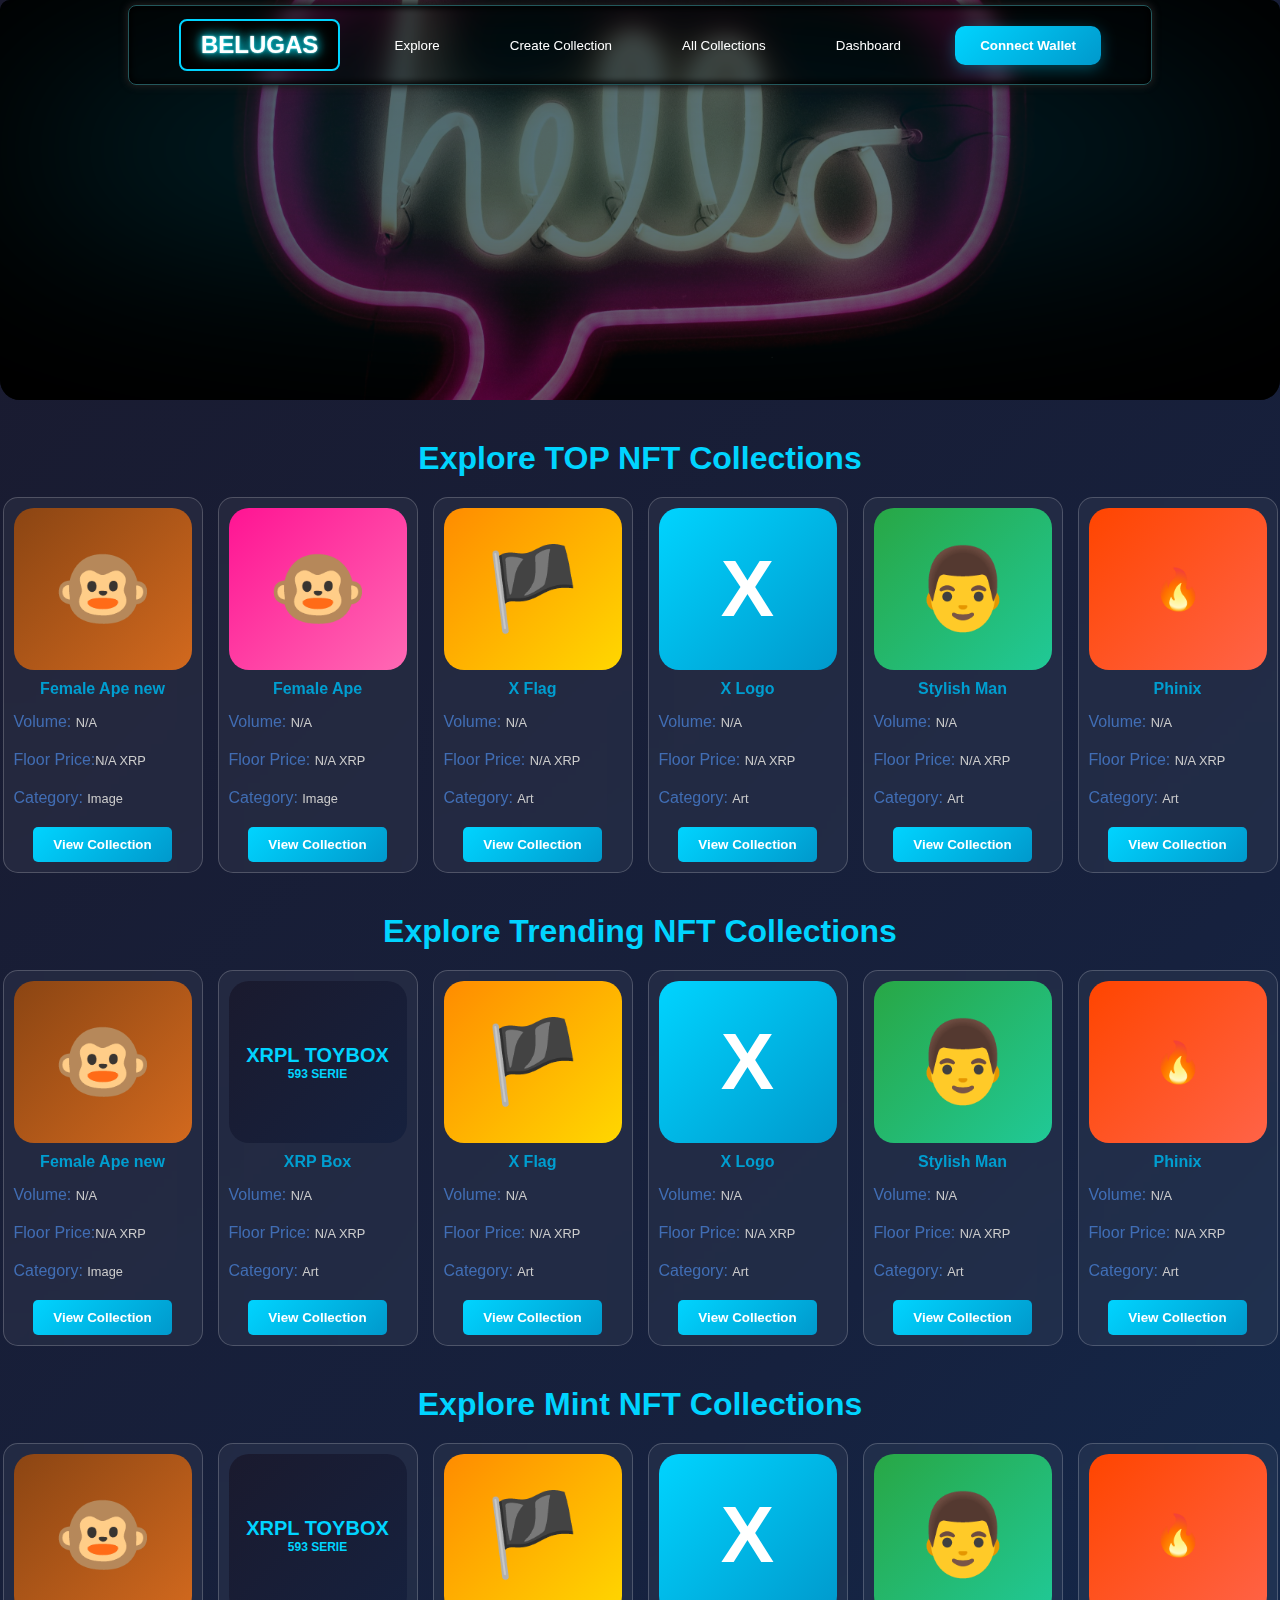
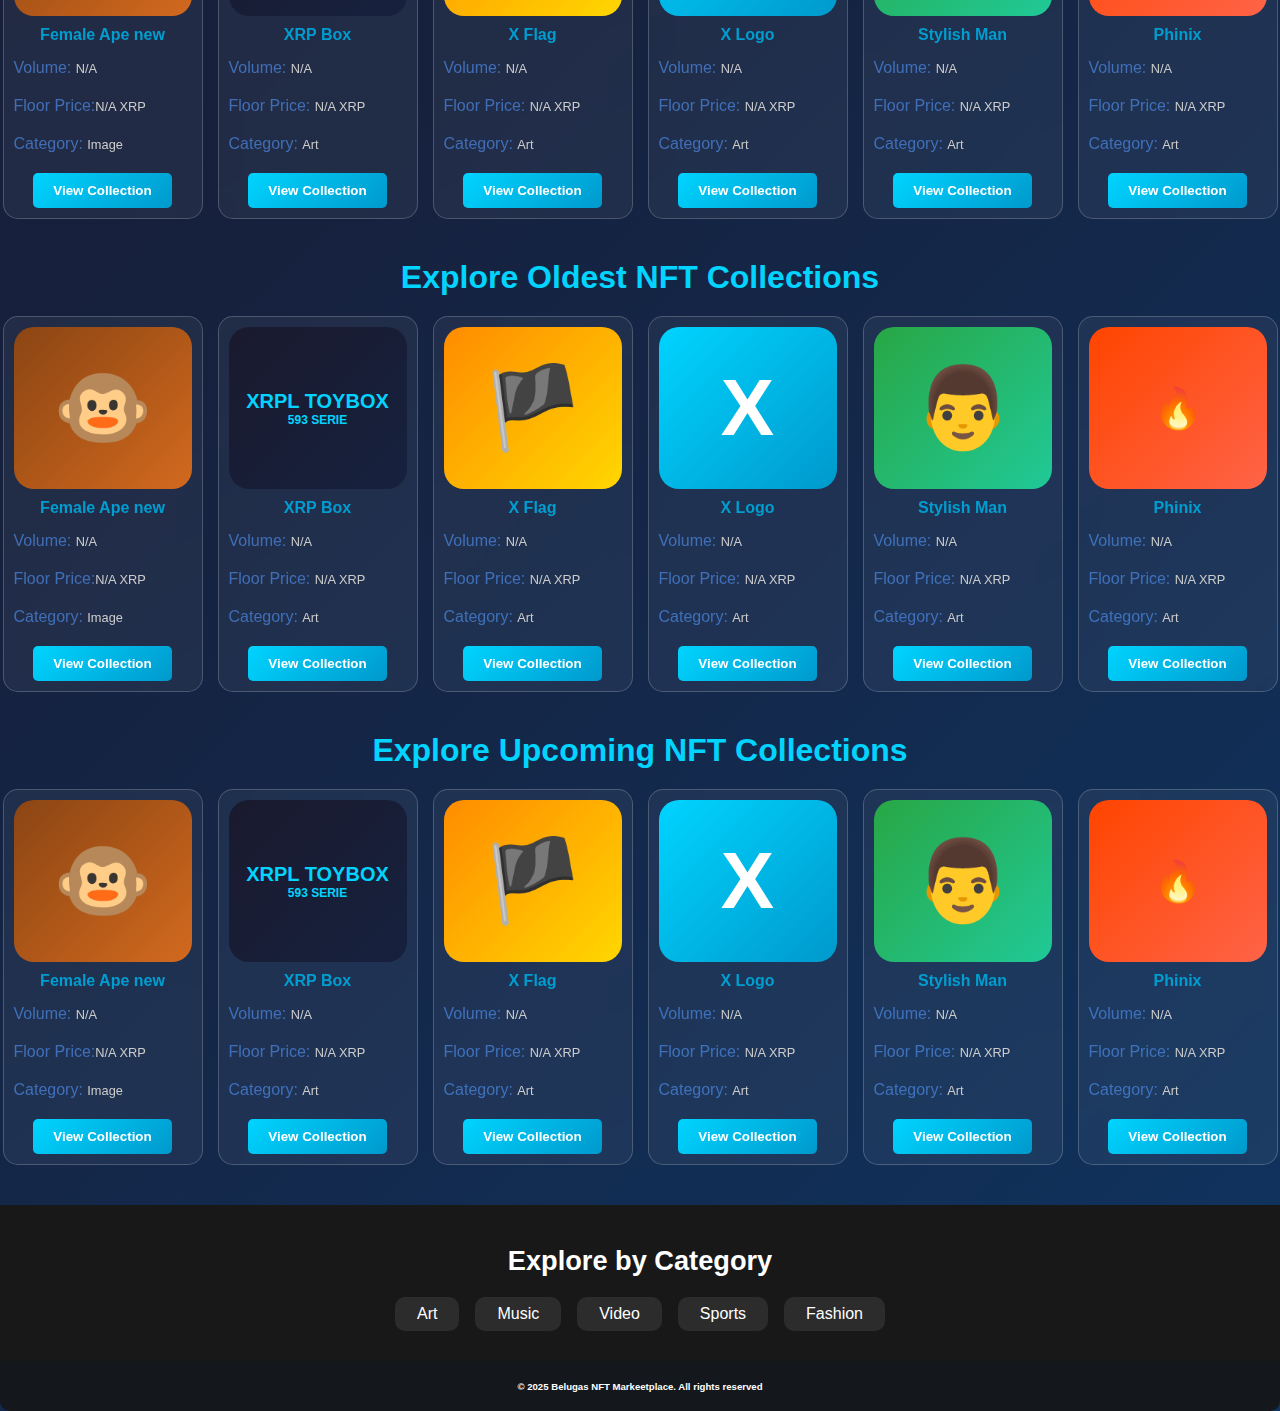
<file: index.html>
<!DOCTYPE html>
<html lang="en">
<head>
    <meta charset="UTF-8">
    <meta name="viewport" content="width=device-width, initial-scale=1.0">
    <title>BELUGAS - NFT Marketplace</title>
   <link rel="stylesheet" href="index.css">
</head>
<body>
    <!-- Navigation -->
    <nav class="navbar">
        <div class="logo"><a href="index.html" style="color:inherit;text-decoration:none;">BELUGAS</a></div>
        <ul class="nav-links">
            <li><a href="explore.html">Explore</a></li>
            <li><a href="create-collection.html">Create Collection</a></li>
            <li><a href="collections.html">All Collections</a></li>
            <li><a href="dashboard.html">Dashboard</a></li>
        </ul>
        <button class="connect-wallet">Connect Wallet</button>
    </nav>

  <!-- Hero Section -->
  <section class="hero" id="hero">
    
</section>

<script>
    let currentSlideIndex = 0;
    
    // Background images for carousel
    const backgroundImages = [
        'Asset/drew-beamer-3SIXZisims4-unsplash.jpg',
        'Asset/hiep-duong-Z0aBm6359Oo-unsplash.jpg',
        'Asset/millo-lin-IbngTBpNuMA-unsplash.jpg',
        'Asset/sandro-katalina-k1bO_VTiZSs-unsplash (1).jpg'
    ];

    function showSlide(index) {
        const hero = document.getElementById('hero');
        
        // Update background image
        hero.style.backgroundImage = `url('${backgroundImages[index]}')`;
        
        currentSlideIndex = index;
    }

    function nextSlide() {
        currentSlideIndex = (currentSlideIndex + 1) % backgroundImages.length;
        showSlide(currentSlideIndex);
    }

    // Initialize first slide
    showSlide(0);

    // Auto-advance slides every 4.5 seconds
    setInterval(nextSlide, 7500);
</script>


    <!-- Collections Section -->
    <section class="collections">
        <h2>Explore TOP NFT Collections</h2>
        <div class="collections-grid">
            <div class="collection-card">
                <div class="collection-image female-ape">🐵</div>
                <h3>Female Ape new</h3>
                <div class="collection-stats">
                   <p> <span>Volume: </span>N/A</p>
                </div>
                <div class="collection-stats">
                   <p> <span>Floor Price:</span>N/A XRP</p>
                </div>
                <div class="collection-stats">
                  <p> <span>Category: </span>Image</p>
                </div>
                <button class="view-collection">View Collection</button>
            </div>

            <div class="collection-card">
                <div class="collection-image female-ape2">🐵</div>
                <h3>Female Ape</h3>
                <div class="collection-stats">
                    <p><span>Volume: </span> N/A</p>
                </div>
                <div class="collection-stats">
                    <p><span>Floor Price: </span> N/A XRP</p>
                </div>
                <div class="collection-stats">
                   <p> <span>Category: </span> Image</p>
                </div>
                <button class="view-collection">View Collection</button>
            </div>

          

            <div class="collection-card">
                <div class="collection-image x-flag">🏴</div>
                <h3>X Flag</h3>
                <div class="collection-stats">
                    <p><span>Volume: </span>  N/A</p>
                </div>
                <div class="collection-stats">
                    <p> <span>Floor Price: </span>N/A XRP</p>
                </div>
                <div class="collection-stats">
                    <p> <span>Category: </span>Art</p>
                </div>
                <button class="view-collection">View Collection</button>
            </div>

            <div class="collection-card">
                <div class="collection-image x-logo">X</div>
                <h3>X Logo</h3>
                <div class="collection-stats">
                    <p><span>Volume: </span>  N/A</p>
                </div>
                <div class="collection-stats">
                    <p> <span>Floor Price: </span>N/A XRP</p>
                </div>
                <div class="collection-stats">
                    <p> <span>Category: </span>Art</p>
                </div>
                <button class="view-collection">View Collection</button>
            </div>

            <div class="collection-card">
                <div class="collection-image stylish-man">👨</div>
                <h3>Stylish Man</h3>
                <div class="collection-stats">
                    <p><span>Volume: </span>  N/A</p>
                </div>
                <div class="collection-stats">
                    <p> <span>Floor Price: </span>N/A XRP</p>
                </div>
                <div class="collection-stats">
                    <p> <span>Category: </span>Art</p>
                </div>
                <button class="view-collection">View Collection</button>
            </div>

            <div class="collection-card">
                <div class="collection-image phinix">🔥</div>
                <h3>Phinix</h3>
                <div class="collection-stats">
                    <p><span>Volume: </span>  N/A</p>
                </div>
                <div class="collection-stats">
                   <p> <span>Floor Price: </span>N/A XRP</p>
                </div>
                <div class="collection-stats">
                    <p> <span>Category: </span>Art</p>
                </div>
                <button class="view-collection">View Collection</button>
            </div>
        </div>
    </section>

    <!-- collection section 2  -->
      
    <section class="collections">
        <h2>Explore Trending NFT Collections</h2>
        <div class="collections-grid">
            <div class="collection-card">
                <div class="collection-image female-ape">🐵</div>
                <h3>Female Ape new</h3>
                <div class="collection-stats">
                   <p> <span>Volume: </span>N/A</p>
                </div>
                <div class="collection-stats">
                   <p> <span>Floor Price:</span>N/A XRP</p>
                </div>
                <div class="collection-stats">
                  <p> <span>Category: </span>Image</p>
                </div>
                <button class="view-collection">View Collection</button>
            </div>

            
            <div class="collection-card">
                <div class="collection-image xrp-box">
                    <div>
                        <div>XRPL TOYBOX</div>
                        <div style="font-size: 12px;">593 SERIE</div>
                    </div>
                </div>
                <h3>XRP Box</h3>
                <div class="collection-stats">
                    <p><span>Volume: </span>  N/A</p>
                </div>
                <div class="collection-stats">
                    <p> <span>Floor Price: </span>N/A XRP</p>
                </div>
                <div class="collection-stats">
                   <p> <span>Category: </span>Art</p>
                </div>
                <button class="view-collection">View Collection</button>
            </div>

            <div class="collection-card">
                <div class="collection-image x-flag">🏴</div>
                <h3>X Flag</h3>
                <div class="collection-stats">
                    <p><span>Volume: </span>  N/A</p>
                </div>
                <div class="collection-stats">
                    <p> <span>Floor Price: </span>N/A XRP</p>
                </div>
                <div class="collection-stats">
                    <p> <span>Category: </span>Art</p>
                </div>
                <button class="view-collection">View Collection</button>
            </div>

            <div class="collection-card">
                <div class="collection-image x-logo">X</div>
                <h3>X Logo</h3>
                <div class="collection-stats">
                    <p><span>Volume: </span>  N/A</p>
                </div>
                <div class="collection-stats">
                    <p> <span>Floor Price: </span>N/A XRP</p>
                </div>
                <div class="collection-stats">
                    <p> <span>Category: </span>Art</p>
                </div>
                <button class="view-collection">View Collection</button>
            </div>

            <div class="collection-card">
                <div class="collection-image stylish-man">👨</div>
                <h3>Stylish Man</h3>
                <div class="collection-stats">
                    <p><span>Volume: </span>  N/A</p>
                </div>
                <div class="collection-stats">
                    <p> <span>Floor Price: </span>N/A XRP</p>
                </div>
                <div class="collection-stats">
                    <p> <span>Category: </span>Art</p>
                </div>
                <button class="view-collection">View Collection</button>
            </div>

            <div class="collection-card">
                <div class="collection-image phinix">🔥</div>
                <h3>Phinix</h3>
                <div class="collection-stats">
                    <p><span>Volume: </span>  N/A</p>
                </div>
                <div class="collection-stats">
                   <p> <span>Floor Price: </span>N/A XRP</p>
                </div>
                <div class="collection-stats">
                    <p> <span>Category: </span>Art</p>
                </div>
                <button class="view-collection">View Collection</button>
            </div>
        </div>
    </section>

    <!-- collection section Mint -->
    <section class="collections">
        <h2>Explore Mint NFT Collections</h2>
        <div class="collections-grid">
            <div class="collection-card">
                <div class="collection-image female-ape">🐵</div>
                <h3>Female Ape new</h3>
                <div class="collection-stats">
                   <p> <span>Volume: </span>N/A</p>
                </div>
                <div class="collection-stats">
                   <p> <span>Floor Price:</span>N/A XRP</p>
                </div>
                <div class="collection-stats">
                  <p> <span>Category: </span>Image</p>
                </div>
                <button class="view-collection">View Collection</button>
            </div>

            
            <div class="collection-card">
                <div class="collection-image xrp-box">
                    <div>
                        <div>XRPL TOYBOX</div>
                        <div style="font-size: 12px;">593 SERIE</div>
                    </div>
                </div>
                <h3>XRP Box</h3>
                <div class="collection-stats">
                    <p><span>Volume: </span>  N/A</p>
                </div>
                <div class="collection-stats">
                    <p> <span>Floor Price: </span>N/A XRP</p>
                </div>
                <div class="collection-stats">
                   <p> <span>Category: </span>Art</p>
                </div>
                <button class="view-collection">View Collection</button>
            </div>

            <div class="collection-card">
                <div class="collection-image x-flag">🏴</div>
                <h3>X Flag</h3>
                <div class="collection-stats">
                    <p><span>Volume: </span>  N/A</p>
                </div>
                <div class="collection-stats">
                    <p> <span>Floor Price: </span>N/A XRP</p>
                </div>
                <div class="collection-stats">
                    <p> <span>Category: </span>Art</p>
                </div>
                <button class="view-collection">View Collection</button>
            </div>

            <div class="collection-card">
                <div class="collection-image x-logo">X</div>
                <h3>X Logo</h3>
                <div class="collection-stats">
                    <p><span>Volume: </span>  N/A</p>
                </div>
                <div class="collection-stats">
                    <p> <span>Floor Price: </span>N/A XRP</p>
                </div>
                <div class="collection-stats">
                    <p> <span>Category: </span>Art</p>
                </div>
                <button class="view-collection">View Collection</button>
            </div>

            <div class="collection-card">
                <div class="collection-image stylish-man">👨</div>
                <h3>Stylish Man</h3>
                <div class="collection-stats">
                    <p><span>Volume: </span>  N/A</p>
                </div>
                <div class="collection-stats">
                    <p> <span>Floor Price: </span>N/A XRP</p>
                </div>
                <div class="collection-stats">
                    <p> <span>Category: </span>Art</p>
                </div>
                <button class="view-collection">View Collection</button>
            </div>

            <div class="collection-card">
                <div class="collection-image phinix">🔥</div>
                <h3>Phinix</h3>
                <div class="collection-stats">
                    <p><span>Volume: </span>  N/A</p>
                </div>
                <div class="collection-stats">
                   <p> <span>Floor Price: </span>N/A XRP</p>
                </div>
                <div class="collection-stats">
                    <p> <span>Category: </span>Art</p>
                </div>
                <button class="view-collection">View Collection</button>
            </div>
        </div>
    </section>

    <!-- collection Oldest section -->
    <section class="collections">
        <h2>Explore Oldest NFT Collections</h2>
        <div class="collections-grid">
            <div class="collection-card">
                <div class="collection-image female-ape">🐵</div>
                <h3>Female Ape new</h3>
                <div class="collection-stats">
                   <p> <span>Volume: </span>N/A</p>
                </div>
                <div class="collection-stats">
                   <p> <span>Floor Price:</span>N/A XRP</p>
                </div>
                <div class="collection-stats">
                  <p> <span>Category: </span>Image</p>
                </div>
                <button class="view-collection">View Collection</button>
            </div>

            
            <div class="collection-card">
                <div class="collection-image xrp-box">
                    <div>
                        <div>XRPL TOYBOX</div>
                        <div style="font-size: 12px;">593 SERIE</div>
                    </div>
                </div>
                <h3>XRP Box</h3>
                <div class="collection-stats">
                    <p><span>Volume: </span>  N/A</p>
                </div>
                <div class="collection-stats">
                    <p> <span>Floor Price: </span>N/A XRP</p>
                </div>
                <div class="collection-stats">
                   <p> <span>Category: </span>Art</p>
                </div>
                <button class="view-collection">View Collection</button>
            </div>

            <div class="collection-card">
                <div class="collection-image x-flag">🏴</div>
                <h3>X Flag</h3>
                <div class="collection-stats">
                    <p><span>Volume: </span>  N/A</p>
                </div>
                <div class="collection-stats">
                    <p> <span>Floor Price: </span>N/A XRP</p>
                </div>
                <div class="collection-stats">
                    <p> <span>Category: </span>Art</p>
                </div>
                <button class="view-collection">View Collection</button>
            </div>

            <div class="collection-card">
                <div class="collection-image x-logo">X</div>
                <h3>X Logo</h3>
                <div class="collection-stats">
                    <p><span>Volume: </span>  N/A</p>
                </div>
                <div class="collection-stats">
                    <p> <span>Floor Price: </span>N/A XRP</p>
                </div>
                <div class="collection-stats">
                    <p> <span>Category: </span>Art</p>
                </div>
                <button class="view-collection">View Collection</button>
            </div>

            <div class="collection-card">
                <div class="collection-image stylish-man">👨</div>
                <h3>Stylish Man</h3>
                <div class="collection-stats">
                    <p><span>Volume: </span>  N/A</p>
                </div>
                <div class="collection-stats">
                    <p> <span>Floor Price: </span>N/A XRP</p>
                </div>
                <div class="collection-stats">
                    <p> <span>Category: </span>Art</p>
                </div>
                <button class="view-collection">View Collection</button>
            </div>

            <div class="collection-card">
                <div class="collection-image phinix">🔥</div>
                <h3>Phinix</h3>
                <div class="collection-stats">
                    <p><span>Volume: </span>  N/A</p>
                </div>
                <div class="collection-stats">
                   <p> <span>Floor Price: </span>N/A XRP</p>
                </div>
                <div class="collection-stats">
                    <p> <span>Category: </span>Art</p>
                </div>
                <button class="view-collection">View Collection</button>
            </div>
        </div>
    </section>

    <!-- collection upcoming Section -->
    <section class="collections">
        <h2>Explore Upcoming NFT Collections</h2>
        <div class="collections-grid">
            <div class="collection-card">
                <div class="collection-image female-ape">🐵</div>
                <h3>Female Ape new</h3>
                <div class="collection-stats">
                   <p> <span>Volume: </span>N/A</p>
                </div>
                <div class="collection-stats">
                   <p> <span>Floor Price:</span>N/A XRP</p>
                </div>
                <div class="collection-stats">
                  <p> <span>Category: </span>Image</p>
                </div>
                <button class="view-collection">View Collection</button>
            </div>

            
            <div class="collection-card">
                <div class="collection-image xrp-box">
                    <div>
                        <div>XRPL TOYBOX</div>
                        <div style="font-size: 12px;">593 SERIE</div>
                    </div>
                </div>
                <h3>XRP Box</h3>
                <div class="collection-stats">
                    <p><span>Volume: </span>  N/A</p>
                </div>
                <div class="collection-stats">
                    <p> <span>Floor Price: </span>N/A XRP</p>
                </div>
                <div class="collection-stats">
                   <p> <span>Category: </span>Art</p>
                </div>
                <button class="view-collection">View Collection</button>
            </div>

            <div class="collection-card">
                <div class="collection-image x-flag">🏴</div>
                <h3>X Flag</h3>
                <div class="collection-stats">
                    <p><span>Volume: </span>  N/A</p>
                </div>
                <div class="collection-stats">
                    <p> <span>Floor Price: </span>N/A XRP</p>
                </div>
                <div class="collection-stats">
                    <p> <span>Category: </span>Art</p>
                </div>
                <button class="view-collection">View Collection</button>
            </div>

            <div class="collection-card">
                <div class="collection-image x-logo">X</div>
                <h3>X Logo</h3>
                <div class="collection-stats">
                    <p><span>Volume: </span>  N/A</p>
                </div>
                <div class="collection-stats">
                    <p> <span>Floor Price: </span>N/A XRP</p>
                </div>
                <div class="collection-stats">
                    <p> <span>Category: </span>Art</p>
                </div>
                <button class="view-collection">View Collection</button>
            </div>

            <div class="collection-card">
                <div class="collection-image stylish-man">👨</div>
                <h3>Stylish Man</h3>
                <div class="collection-stats">
                    <p><span>Volume: </span>  N/A</p>
                </div>
                <div class="collection-stats">
                    <p> <span>Floor Price: </span>N/A XRP</p>
                </div>
                <div class="collection-stats">
                    <p> <span>Category: </span>Art</p>
                </div>
                <button class="view-collection">View Collection</button>
            </div>

            <div class="collection-card">
                <div class="collection-image phinix">🔥</div>
                <h3>Phinix</h3>
                <div class="collection-stats">
                    <p><span>Volume: </span>  N/A</p>
                </div>
                <div class="collection-stats">
                   <p> <span>Floor Price: </span>N/A XRP</p>
                </div>
                <div class="collection-stats">
                    <p> <span>Category: </span>Art</p>
                </div>
                <button class="view-collection">View Collection</button>
            </div>
        </div>
    </section>

    <!-- Footer  -->
    <footer class="footer-category">
        <h3>Explore by Category</h3>
        <div class="category-buttons">
            <button>Art</button>
            <button>Music</button>
            <button>Video</button>
            <button>Sports</button>
            <button>Fashion</button>
        </div>
      
    </footer>
    <div class="footer-rights">
        <p>© 2025 Belugas NFT Markeetplace. All rights reserved</p>
    </div>

    <!-- QR Code Modal -->
    <div id="qrModal" class="qr-modal-overlay" style="display: none;">
        <div class="qr-modal-content">
            <img src="Asset\QR\download.png" alt="Wallet QR Code" class="qr-image" />
        </div>
    </div>

    <script>
        // Show QR modal on Connect Wallet click
        document.querySelector('.connect-wallet').addEventListener('click', function() {
            document.getElementById('qrModal').style.display = 'flex';
        });

        // Hide QR modal when clicking outside the QR code
        document.getElementById('qrModal').addEventListener('click', function(e) {
            if (e.target === this) {
                this.style.display = 'none';
            }
        });
    </script>

</body>
</html>
</file>
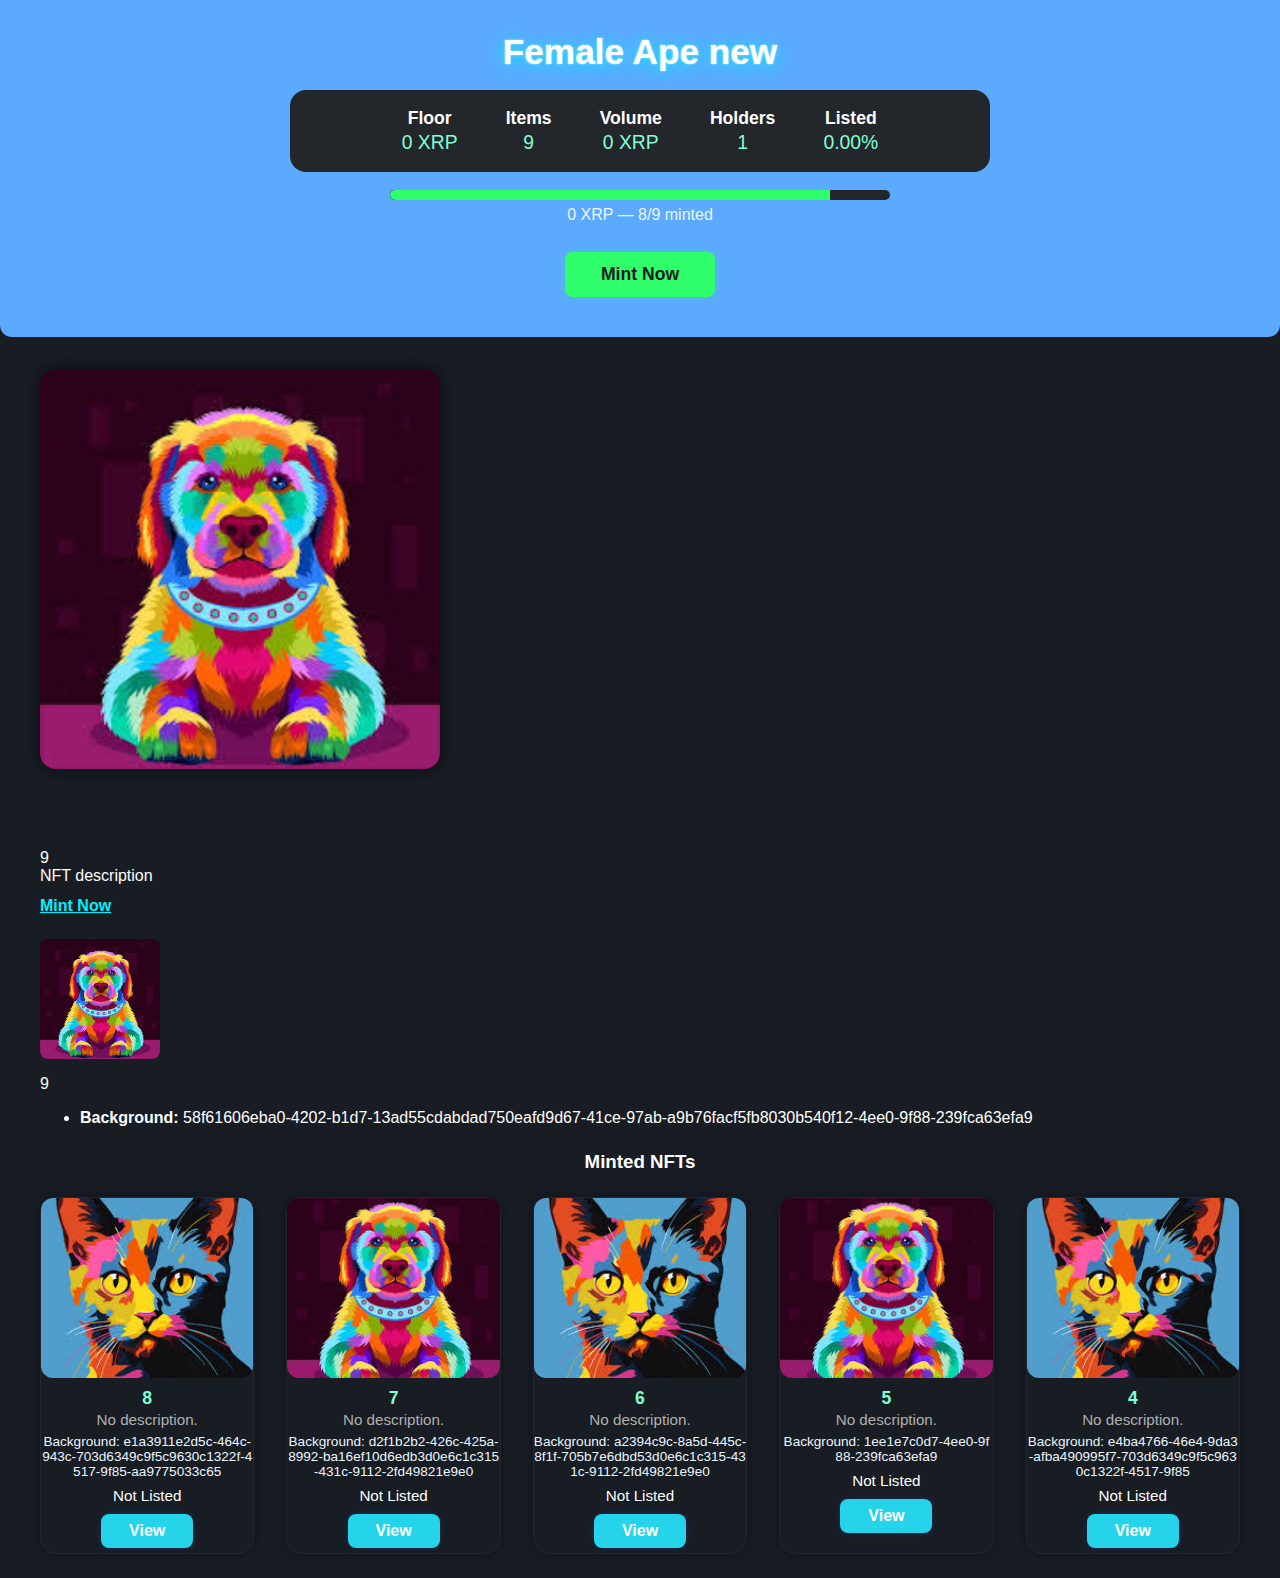
<file: collection-view.html>
<!DOCTYPE html>
<html lang="en">
<head>
    <meta charset="UTF-8">
    <meta name="viewport" content="width=device-width, initial-scale=1.0">
    <title>Collection View - BELUGAS</title>
    <link rel="stylesheet" href="collection-view.css">
</head>
<body>
    <div class="collection-header">
        <h2 class="collection-title">Female Ape new</h2>
        <div class="collection-subtitle"></div>
        <div class="collection-stats-bar">
            <div class="stat">Floor<br><span>0 XRP</span></div>
            <div class="stat">Items<br><span>9</span></div>
            <div class="stat">Volume<br><span>0 XRP</span></div>
            <div class="stat">Holders<br><span>1</span></div>
            <div class="stat">Listed<br><span>0.00%</span></div>
        </div>
        <div class="progress-container">
            <div class="progress-bar">
                <div class="progress-fill" style="width:88%"></div>
            </div>
            <div class="progress-label">0 XRP — 8/9 minted</div>
        </div>
        <button class="mint-btn">Mint Now</button>
    </div>
    <div class="collection-content">
        <div class="collection-image-large">
            <img src="Asset/collection/download (2).jpg" alt="Female Ape new">
        </div>
        <div class="collection-details">
            <div class="additional-details">
                <div>9</div>
                <div>NFT description</div>
                <a href="#" class="mint-link">Mint Now</a>
                <div class="nft-image-detail">
                    <img src="Asset/collection/download (2).jpg" alt="NFT" style="width:120px;border-radius:8px;">
                </div>
                <div>9</div>
                <ul>
                    <li><b>Background:</b> 58f61606eba0-4202-b1d7-13ad55cdabdad750eafd9d67-41ce-97ab-a9b76facf5fb8030b540f12-4ee0-9f88-239fca63efa9</li>
                </ul>
                <h3 style="text-align:center;margin-top:24px;">Minted NFTs</h3>
                <div class="minted-nfts-section">
                    <div class="minted-nft-card">
                        <img src="Asset/collection/download (1).jpg" alt="NFT" class="minted-nft-img">
                        <div class="minted-nft-number">8</div>
                        <div class="minted-nft-desc">No description.</div>
                        <div class="minted-nft-bg">Background: e1a3911e2d5c-464c-943c-703d6349c9f5c9630c1322f-4517-9f85-aa9775033c65</div>
                        <div class="minted-nft-listed">Not Listed</div>
                        <a href="#" class="minted-nft-view-btn">View</a>
                    </div>
                    <div class="minted-nft-card">
                        <img src="Asset/collection/download (2).jpg" alt="NFT" class="minted-nft-img">
                        <div class="minted-nft-number">7</div>
                        <div class="minted-nft-desc">No description.</div>
                        <div class="minted-nft-bg">Background: d2f1b2b2-426c-425a-8992-ba16ef10d6edb3d0e6c1c315-431c-9112-2fd49821e9e0</div>
                        <div class="minted-nft-listed">Not Listed</div>
                        <a href="#" class="minted-nft-view-btn">View</a>
                    </div>
                    <div class="minted-nft-card">
                        <img src="Asset/collection/download (1).jpg" alt="NFT" class="minted-nft-img">
                        <div class="minted-nft-number">6</div>
                        <div class="minted-nft-desc">No description.</div>
                        <div class="minted-nft-bg">Background: a2394c9c-8a5d-445c-8f1f-705b7e6dbd53d0e6c1c315-431c-9112-2fd49821e9e0</div>
                        <div class="minted-nft-listed">Not Listed</div>
                        <a href="#" class="minted-nft-view-btn">View</a>
                    </div>
                    <div class="minted-nft-card">
                        <img src="Asset/collection/download (2).jpg" alt="NFT" class="minted-nft-img">
                        <div class="minted-nft-number">5</div>
                        <div class="minted-nft-desc">No description.</div>
                        <div class="minted-nft-bg">Background: 1ee1e7c0d7-4ee0-9f88-239fca63efa9</div>
                        <div class="minted-nft-listed">Not Listed</div>
                        <a href="#" class="minted-nft-view-btn">View</a>
                    </div>
                    <div class="minted-nft-card">
                        <img src="Asset/collection/download (1).jpg" alt="NFT" class="minted-nft-img">
                        <div class="minted-nft-number">4</div>
                        <div class="minted-nft-desc">No description.</div>
                        <div class="minted-nft-bg">Background: e4ba4766-46e4-9da3-afba490995f7-703d6349c9f5c9630c1322f-4517-9f85</div>
                        <div class="minted-nft-listed">Not Listed</div>
                        <a href="#" class="minted-nft-view-btn">View</a>
                    </div>
                </div>
            </div>
        </div>
    </div>
</body>
</html>
</file>
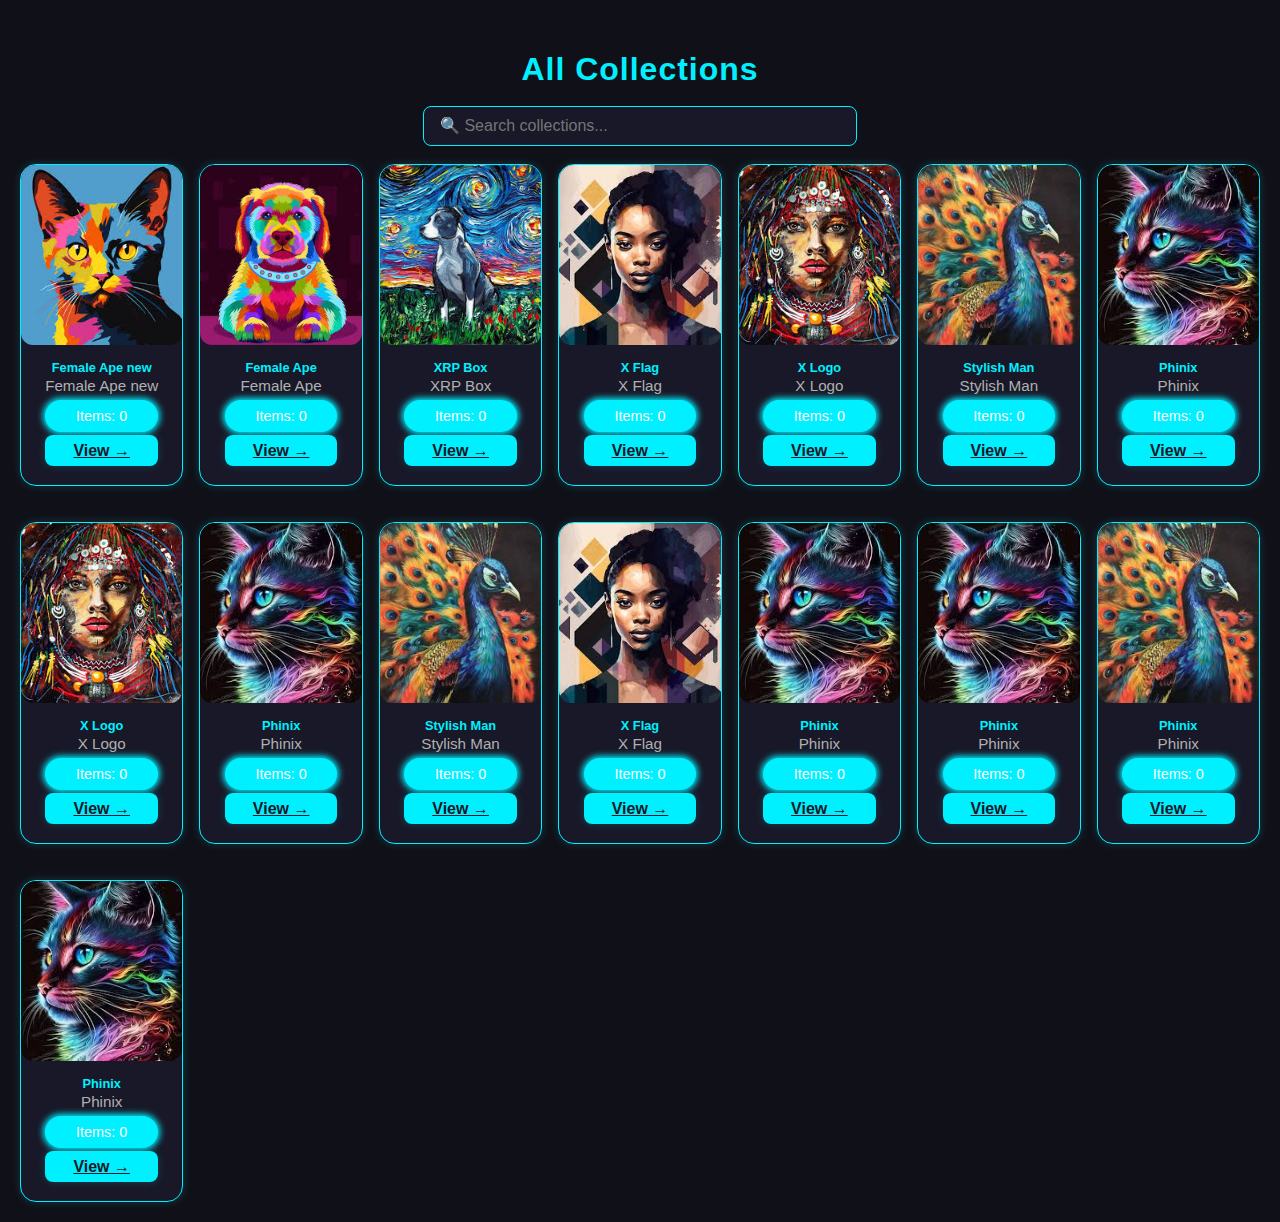
<file: collections.html>
<!DOCTYPE html>
<html lang="en">
<head>
    <meta charset="UTF-8">
    <meta name="viewport" content="width=device-width, initial-scale=1.0">
    <title>All Collections - BELUGAS</title>
    <link rel="stylesheet" href="collections.css">
</head>
<body>
  

    <main class="collections-main">
        <h1 class="collections-title">All Collections</h1>
        <div class="collections-search">
            <input type="text" placeholder="🔍 Search collections...">
        </div>
        <div class="collections-grid">
            <!-- Example collection cards (repeat as needed) -->
            <div class="collection-card">
                <img src="Asset/collection/download (1).jpg" class="collection-img" alt="Female Ape new">
                <div class="collection-info">
                    <div class="collection-name">Female Ape new</div>
                    <div class="collection-desc">Female Ape new</div>
                    <div class="collection-items">Items: 0</div>
                    <a class="view-btn" href="collection-view.html?slug=female-ape-new">View →</a>
                </div>
            </div>
            <div class="collection-card active">
                <img src="Asset/collection/download (2).jpg" class="collection-img" alt="Female Ape">
                <div class="collection-info">
                    <div class="collection-name">Female Ape</div>
                    <div class="collection-desc">Female Ape</div>
                    <div class="collection-items">Items: 0</div>
                    <a class="view-btn" href="collection-view.html?slug=female-ape">View →</a>
                </div>
            </div>
            <div class="collection-card">
                <img src="Asset/collection/download (3).jpg" class="collection-img" alt="XRP Box">
                <div class="collection-info">
                    <div class="collection-name">XRP Box</div>
                    <div class="collection-desc">XRP Box</div>
                    <div class="collection-items">Items: 0</div>
                    <a class="view-btn" href="collection-view.html?slug=xrp-box">View →</a>
                </div>
            </div>
            <div class="collection-card">
                <img src="Asset/collection/download (4).jpg" class="collection-img" alt="X Flag">
                <div class="collection-info">
                    <div class="collection-name">X Flag</div>
                    <div class="collection-desc">X Flag</div>
                    <div class="collection-items">Items: 0</div>
                    <a class="view-btn" href="collection-view.html?slug=x-flag">View →</a>
                </div>
            </div>
            <div class="collection-card">
                <img src="Asset/collection/download (5).jpg" class="collection-img" alt="X Logo">
                <div class="collection-info">
                    <div class="collection-name">X Logo</div>
                    <div class="collection-desc">X Logo</div>
                    <div class="collection-items">Items: 0</div>
                    <a class="view-btn" href="collection-view.html?slug=x-logo">View →</a>
                </div>
            </div>
            <div class="collection-card">
                <img src="Asset/collection/download (6).jpg" class="collection-img" alt="Stylish Man">
                <div class="collection-info">
                    <div class="collection-name">Stylish Man</div>
                    <div class="collection-desc">Stylish Man</div>
                    <div class="collection-items">Items: 0</div>
                    <a class="view-btn" href="collection-view.html?slug=stylish-man">View →</a>
                </div>
            </div>
            <div class="collection-card">
                <img src="Asset/collection/download.jpg" class="collection-img" alt="Phinix">
                <div class="collection-info">
                    <div class="collection-name">Phinix</div>
                    <div class="collection-desc">Phinix</div>
                    <div class="collection-items">Items: 0</div>
                    <a class="view-btn" href="collection-view.html?slug=phinix">View →</a>
                </div>
            </div>
            <div class="collection-card">
                <img src="Asset/collection/download (5).jpg" class="collection-img" alt="X Logo">
                <div class="collection-info">
                    <div class="collection-name">X Logo</div>
                    <div class="collection-desc">X Logo</div>
                    <div class="collection-items">Items: 0</div>
                    <a class="view-btn" href="collection-view.html?slug=x-logo">View →</a>
                </div>
        </div>
        <div class="collection-card">
            <img src="Asset/collection/download.jpg" class="collection-img" alt="Phinix">
            <div class="collection-info">
                <div class="collection-name">Phinix</div>
                <div class="collection-desc">Phinix</div>
                <div class="collection-items">Items: 0</div>
                <a class="view-btn" href="collection-view.html?slug=phinix">View →</a>
            </div>
        </div>
        <div class="collection-card">
            <img src="Asset/collection/download (6).jpg" class="collection-img" alt="Stylish Man">
            <div class="collection-info">
                <div class="collection-name">Stylish Man</div>
                <div class="collection-desc">Stylish Man</div>
                <div class="collection-items">Items: 0</div>
                <a class="view-btn" href="collection-view.html?slug=stylish-man">View →</a>
            </div>
        </div>
        <div class="collection-card">
            <img src="Asset/collection/download (4).jpg" class="collection-img" alt="X Flag">
            <div class="collection-info">
                <div class="collection-name">X Flag</div>
                <div class="collection-desc">X Flag</div>
                <div class="collection-items">Items: 0</div>
                <a class="view-btn" href="collection-view.html?slug=x-flag">View →</a>
            </div>
        </div>
        <div class="collection-card">
            <img src="Asset/collection/download.jpg" class="collection-img" alt="Phinix">
            <div class="collection-info">
                <div class="collection-name">Phinix</div>
                <div class="collection-desc">Phinix</div>
                <div class="collection-items">Items: 0</div>
                <a class="view-btn" href="collection-view.html?slug=phinix">View →</a>
            </div>
        </div>
        <div class="collection-card">
            <img src="Asset/collection/download.jpg" class="collection-img" alt="Phinix">
            <div class="collection-info">
                <div class="collection-name">Phinix</div>
                <div class="collection-desc">Phinix</div>
                <div class="collection-items">Items: 0</div>
                <a class="view-btn" href="collection-view.html?slug=phinix">View →</a>
            </div>
        </div>
        <div class="collection-card">
            <img src="Asset/collection/download (6).jpg" class="collection-img" alt="Phinix">
            <div class="collection-info">
                <div class="collection-name">Phinix</div>
                <div class="collection-desc">Phinix</div>
                <div class="collection-items">Items: 0</div>
                <a class="view-btn" href="collection-view.html?slug=phinix">View →</a>
            </div>
        </div>
        <div class="collection-card">
            <img src="Asset/collection/download.jpg" class="collection-img" alt="Phinix">
            <div class="collection-info">
                <div class="collection-name">Phinix</div>
                <div class="collection-desc">Phinix</div>
                <div class="collection-items">Items: 0</div>
                <a class="view-btn" href="collection-view.html?slug=phinix">View →</a>
            </div>
        </div>
    </main>
    <script>
        // Live search for collection cards by name
        document.querySelector('.collections-search input').addEventListener('input', function(e) {
            const search = e.target.value.toLowerCase();
            document.querySelectorAll('.collection-card').forEach(card => {
                const name = card.querySelector('.collection-name').textContent.toLowerCase();
                card.style.display = name.includes(search) ? '' : 'none';
            });
        });
    </script>
</body>
</html>
</file>
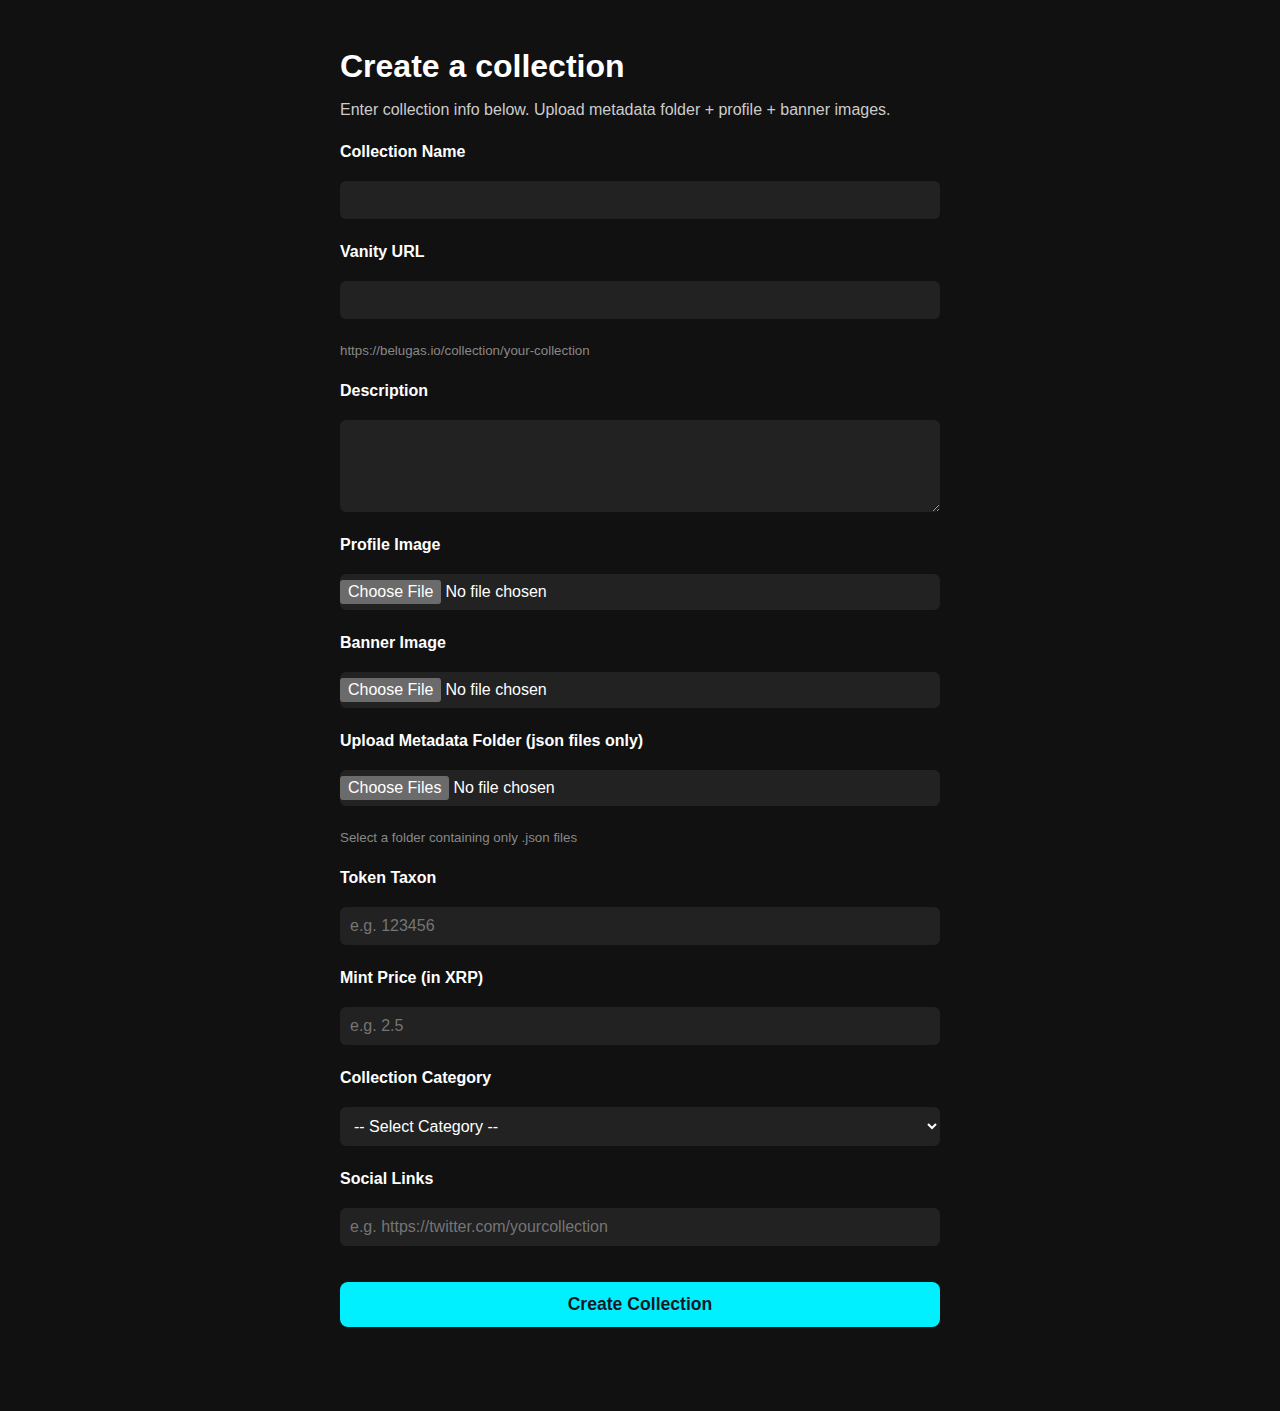
<file: create-collection.html>
<!DOCTYPE html>
<html lang="en">
<head>
    <meta charset="UTF-8">
    <meta name="viewport" content="width=device-width, initial-scale=1.0">
    <title>Create a Collection - BELUGAS</title>
    <link rel="stylesheet" href="create-collection.css">
</head>
<body>
    <div class="create-collection-container">
        <h1>Create a collection</h1>
        <p>Enter collection info below. Upload metadata folder + profile + banner images.</p>
        <form class="create-collection-form">
            <label for="collection-name">Collection Name</label>
            <input type="text" id="collection-name" placeholder="">

            <label for="vanity-url">Vanity URL</label>
            <input type="text" id="vanity-url" placeholder="">
            <small>https://belugas.io/collection/your-collection</small>

            <label for="description">Description</label>
            <textarea id="description" rows="4"></textarea>

            <label for="profile-image">Profile Image</label>
            <input type="file" id="profile-image">

            <label for="banner-image">Banner Image</label>
            <input type="file" id="banner-image">

            <label for="metadata-folder">Upload Metadata Folder (json files only)</label>
            <input type="file" id="metadata-folder" webkitdirectory directory multiple>
            <small>Select a folder containing only .json files</small>

            <label for="token-taxon">Token Taxon</label>
            <input type="text" id="token-taxon" placeholder="e.g. 123456">

            <label for="mint-price">Mint Price (in XRP)</label>
            <input type="text" id="mint-price" placeholder="e.g. 2.5">

            <label for="collection-category">Collection Category</label>
            <select id="collection-category">
                <option>-- Select Category --</option>
                <option>Art</option>
                <option>Music</option>
                <option>Video</option>
                <option>Sports</option>
                <option>Fashion</option>
            </select>

            <label for="social-links">Social Links</label>
            <input type="text" id="social-links" placeholder="e.g. https://twitter.com/yourcollection">

            <button type="submit" class="submit-btn">Create Collection</button>
        </form>
    </div>
</body>
</html>
</file>
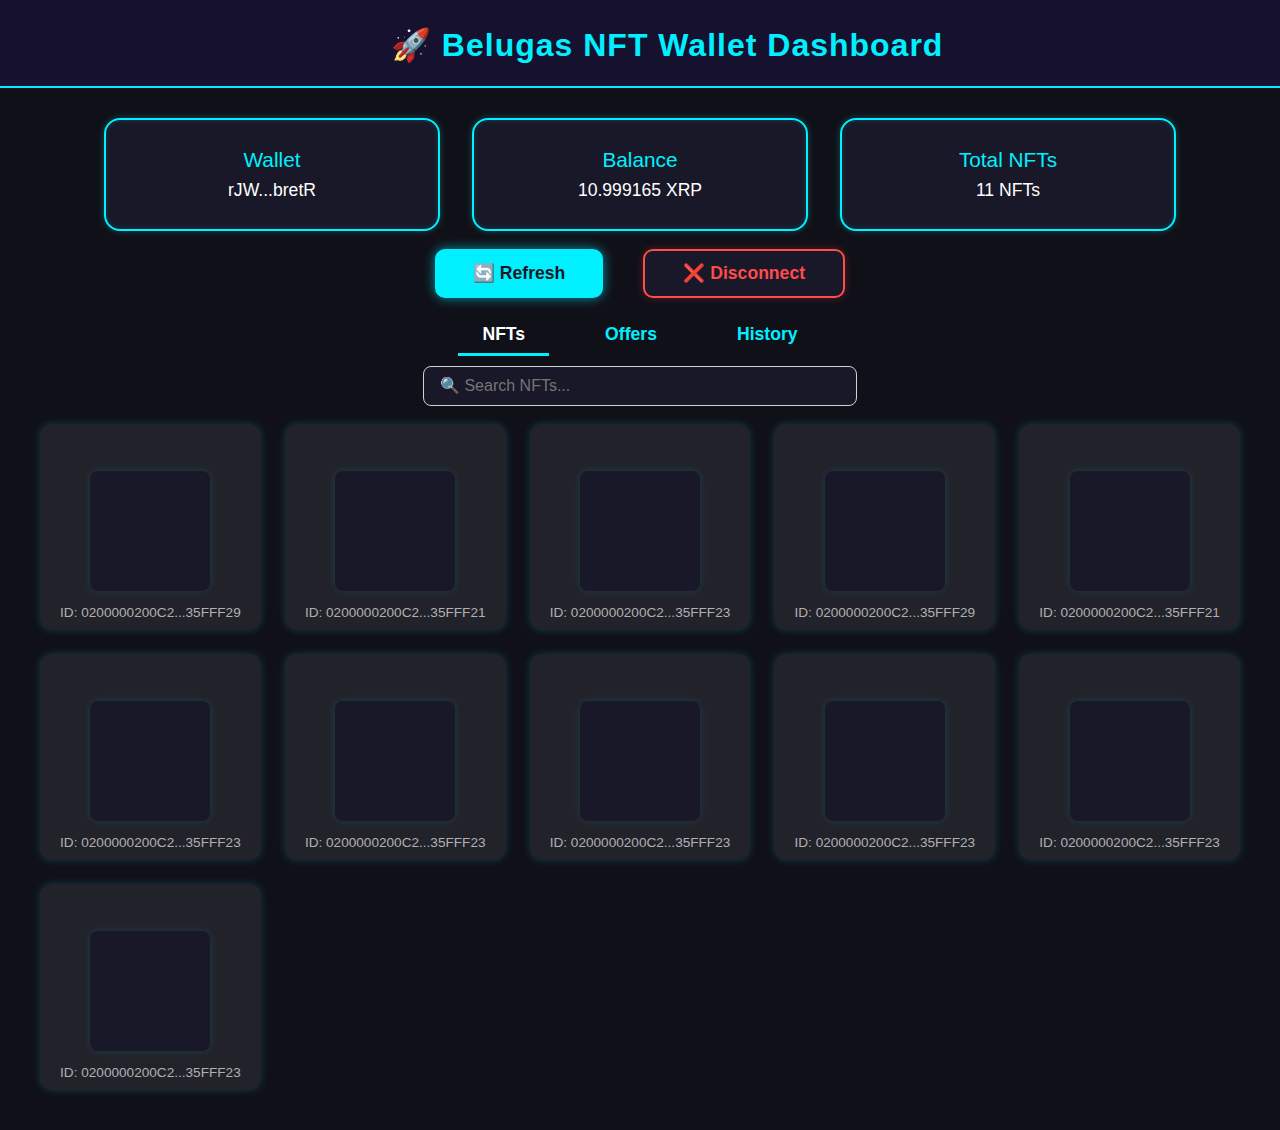
<file: dashboard.html>
<!DOCTYPE html>
<html lang="en">
<head>
    <meta charset="UTF-8">
    <meta name="viewport" content="width=device-width, initial-scale=1.0">
    <title>Belugas NFT Wallet Dashboard</title>
    <link rel="stylesheet" href="dashboard.css">
</head>
<body>
    <!-- Navigation -->
    <nav class="navbar-dashboard">
        <h1 class="dashboard-title">🚀 Belugas NFT Wallet Dashboard</h1>
    </nav>
     <main class="dashboard-main">
     
        <div class="dashboard-cards">
            <div class="dashboard-card">
                <div class="dashboard-card-title">Wallet</div>
                <div class="dashboard-card-value">rJW...bretR</div>
            </div>
            <div class="dashboard-card">
                <div class="dashboard-card-title">Balance</div>
                <div class="dashboard-card-value">10.999165 XRP</div>
            </div>
            <div class="dashboard-card">
                <div class="dashboard-card-title">Total NFTs</div>
                <div class="dashboard-card-value">11 NFTs</div>
            </div>
        </div>
        <div class="dashboard-actions">
            <button class="refresh-btn">🔄 Refresh</button>
            <button class="disconnect-btn">❌ Disconnect</button>
        </div>
        <div class="dashboard-tabs">
            <button class="tab active">NFTs</button>
            <button class="tab">Offers</button>
            <button class="tab">History</button>
        </div>
        <div class="dashboard-search">
            <input type="text" placeholder="🔍 Search NFTs...">
        </div>
        <div class="dashboard-nft-grid">
            <!-- Example NFT cards (repeat as needed) -->
            <div class="nft-card">
                <div class="nft-image"></div>
                <div class="nft-id">ID: 0200000200C2...35FFF29</div>
            </div>
            <div class="nft-card">
                <div class="nft-image"></div>
                <div class="nft-id">ID: 0200000200C2...35FFF21</div>
            </div>
            <div class="nft-card">
                <div class="nft-image"></div>
                <div class="nft-id">ID: 0200000200C2...35FFF23</div>
            </div>
            <div class="nft-card">
                <div class="nft-image"></div>
                <div class="nft-id">ID: 0200000200C2...35FFF29</div>
            </div>
            <div class="nft-card">
                <div class="nft-image"></div>
                <div class="nft-id">ID: 0200000200C2...35FFF21</div>
            </div>
            <div class="nft-card">
                <div class="nft-image"></div>
                <div class="nft-id">ID: 0200000200C2...35FFF23</div>
            </div>
            <div class="nft-card">
                <div class="nft-image"></div>
                <div class="nft-id">ID: 0200000200C2...35FFF23</div>
            </div>
            <div class="nft-card">
                <div class="nft-image"></div>
                <div class="nft-id">ID: 0200000200C2...35FFF23</div>
            </div>
            <div class="nft-card">
                <div class="nft-image"></div>
                <div class="nft-id">ID: 0200000200C2...35FFF23</div>
            </div>
            <div class="nft-card">
                <div class="nft-image"></div>
                <div class="nft-id">ID: 0200000200C2...35FFF23</div>
            </div>
            <div class="nft-card">
                <div class="nft-image"></div>
                <div class="nft-id">ID: 0200000200C2...35FFF23</div>
            </div>
            
        </div>
    </main>
</body>
</html>
</file>
<file: index.css>
* {
    margin: 0;
    padding: 0;
    box-sizing: border-box;
}

html, body {
    width: 100vw;
    min-height: 100vh;
    margin: 0;
    padding: 0;
    overflow-x: hidden;
}

body {
    font-family: 'Arial', sans-serif;
    background: linear-gradient(135deg, #1a1a2e 0%, #16213e 50%, #0f3460 100%);
    color: white;
    min-height: 100vh;
    display: flex;
    flex-direction: column;
    align-items: center;
    justify-content: center;
    border-radius: 10px;
    box-sizing: border-box;
    margin: 0px;
    padding: 0px;

 
}

/* Navigation */
.navbar {
    width: 80%;
    z-index: 100;
    height: 80px;
    margin-top: 5px;
    display: flex;
    justify-content: space-between;
    align-items: center;
    padding: 20px 50px;
    background: rgba(0, 0, 0, 0.3);
    backdrop-filter: blur(10px);
    transition: box-shadow 0.2s;
    box-shadow: 0 0 6px 2px rgb(27, 27, 27), 0 0 6px 2px black inset;
    border: 1px solid #23585c;
    border-radius: 8px;
    top: 0;
    position: fixed;

}

.navbar:hover {
    box-shadow: 0 0 10px 4px #00f0ff, 0 0 4px 4px #00f0ff inset;
    background-color: black;
    border: none;
}

.logo {
    color: white;
    border: 2px solid #00d4ff;
    padding: 10px 20px;
    border-radius: 8px;
    background: black;
    font-size: 24px;
    font-weight: bold;
    text-shadow: 0 0 8px #00eaff, 0 0 16px #00eaff, 0 0 2px #fff;
    transition: text-shadow 0.2s, color 0.2s;
    animation: logoNeonShadow 2.2s ease-in-out infinite alternate;
}

@keyframes logoNeonShadow {
    0% {
        text-shadow: 0 0 4px #007799, 0 0 8px #007799, 0 0 1px #fff;
    }
    100% {
        text-shadow: 0 0 12px #00eaff, 0 0 24px #00eaff, 0 0 4px #fff;
    }
}

.logo:hover {
    animation: logoPulse 3s ease-in-out infinite;
    color: #00f0ff;
    text-shadow: 0 0 12px #00f0ff, 0 0 24px #00f0ff, 0 0 4px #fff;
    background: rgba(0, 0, 0, 0.3);
}

@keyframes logoPulse {
    0% {
        transform: scale(1);
    }
    50% {
        transform: scale(1.15);
    }
    100% {
        transform: scale(1);
    }
}

.nav-links {
    display: flex;
    list-style: none;
    gap: 30px;
}

.nav-links a {
    color: white;
    text-decoration: none;
    font-weight: 500;
    font-size: smaller;
    padding: 10px 20px;
    border-radius: 6px;
    transition: all 0.3s ease;
    position: relative;
}

.nav-links a:hover {
    background: linear-gradient(135deg, #00d4ff 0%, #0099cc 100%);
    transform: translateY(-2px);
    box-shadow: 0 8px 25px rgba(0, 212, 255, 0.3);
    border-bottom: 3px solid #00f0ff;
}

.connect-wallet {
    background: linear-gradient(135deg, #00d4ff 0%, #0099cc 100%);
    color: white;
    padding: 12px 25px;
    border: none;
    border-radius: 10px;
    font-weight: bold;
    cursor: pointer;
    transition: all 0.3s ease;
    box-shadow: 0 4px 15px rgba(0, 212, 255, 0.3);
}



/* Hero Section */
.hero {
    width: 100vw;
    height: 500px;
    text-align: center;
    position: relative;
    overflow: hidden;
    background-size: cover;
    background-position: center;
    background-repeat: no-repeat;
    transition: background-image 1s ease-in-out;
    padding: 0;
    margin-top: -100px ;
    border-radius: 20px;
}

.hero::before {
    content: '';
    position: absolute;
    top: 0;
    left: 0;
    right: 0;
    bottom: 0;
    background: linear-gradient(135deg, rgba(0, 0, 0, 0.7) 0%, rgba(0, 0, 0, 0.5) 100%);
    z-index: 1;
}

.hero::after {
    content: '';
    position: absolute;
    top: 50%;
    left: 50%;
    transform: translate(-50%, -50%);
    width: 100%;
    height: 200px;
    background: linear-gradient(135deg, #00d4ff 0%, #0099cc 100%);
    border-radius: 50%;
    opacity: 0.2;
    filter: blur(100px);
    z-index: 2;
}

.hero-icon {
    width: 150px;
    height: 150px;
    background: linear-gradient(135deg, #28a745 0%, #20c997 100%);
    border-radius: 25px;
    margin: 0 auto 30px;
    display: flex;
    align-items: center;
    justify-content: center;
    font-size: 60px;
    color: white;
    box-shadow: 0 10px 30px rgba(40, 167, 69, 0.3);
    position: relative;
    z-index: 3;
}



.hero-content {
    position: relative;
    z-index: 3;
}





/* Collections Section */
.collections {
    padding-top: 20px 20px 20px 20px ;
    margin-top: 40px;
    z-index: 2;
}

.collections h2 {
    text-align: center;
    font-size: 2rem;
    margin-bottom: 20px;
    color: #00d4ff;
}

.collections-grid {
    display: grid;
    grid-template-columns: repeat(auto-fit, minmax(200px, 1fr));
    gap: 15px;
    max-width: 1400px;
    margin: 0 auto;
}

.collection-card {
    background: rgba(255, 255, 255, 0.05);
    backdrop-filter: blur(10px);
    border-radius: 15px;
    padding: 10px;
    text-align: center;
    transition: all 0.3s ease;
    border: 1px solid rgba(255, 255, 255, 0.2);
    position: relative;
    overflow: hidden;
}

.collection-card::before {
    content: '';
    position: absolute;
    top: 0;
    left: 0;
    right: 0;
    bottom: 0;
    background: linear-gradient(135deg, rgba(0, 212, 255, 0.1) 0%, rgba(40, 167, 69, 0.1) 100%);
    opacity: 0;
    transition: opacity 0.3s ease;
}

.collection-card:hover {
    box-shadow: 0 20px 40px #009ED0 inset;
}

.collection-card:hover::before {
    opacity: 1;
}

.collection-image {
    width: 178px;
    height: 162px;
    border-radius: 20px;
    margin: 0 auto 10px;
    position: relative;
    z-index: 2;
}

.female-ape {
    background: linear-gradient(135deg, #8b4513 0%, #d2691e 100%);
    display: flex;
    align-items: center;
    justify-content: center;
    font-size: 80px;
}

.female-ape2 {
    background: linear-gradient(135deg, #ff1493 0%, #ff69b4 100%);
    display: flex;
    align-items: center;
    justify-content: center;
    font-size: 80px;
}

.xrp-box {
    background: linear-gradient(135deg, #1a1a2e 0%, #16213e 100%);
    display: flex;
    align-items: center;
    justify-content: center;
    font-size: 20px;
    color: #00d4ff;
    font-weight: bold;
}

.x-flag {
    background: linear-gradient(135deg, #ff8c00 0%, #ffd700 100%);
    display: flex;
    align-items: center;
    justify-content: center;
    font-size: 80px;
}

.x-logo {
    background: linear-gradient(135deg, #00d4ff 0%, #0099cc 100%);
    display: flex;
    align-items: center;
    justify-content: center;
    font-size: 80px;
    color: white;
    font-weight: bold;
}

.stylish-man {
    background: linear-gradient(135deg, #28a745 0%, #20c997 100%);
    display: flex;
    align-items: center;
    justify-content: center;
    font-size: 80px;
}

.phinix {
    background: linear-gradient(135deg, #ff4500 0%, #ff6347 100%);
    display: flex;
    align-items: center;
    justify-content: center;
    font-size: 40px;
}

.collection-card h3 {
    font-size: 1rem;
    margin-bottom: 15px;
    color: #009ED0;
    position: relative;
    z-index: 2;
}

.collection-stats {
    display: flex;
    justify-content: space-between;
    margin-bottom: 20px;
    font-size: 0.7rem;
    color: #ccc;
    position: relative;
    z-index: 2;
}

.collection-stats span{
    color: #4c88e2b7;
    font-size: 1rem;
}

.collection-stats p{
    font-size: 0.8rem;
}

.view-collection {
    background: linear-gradient(135deg, #00d4ff 0%, #0099cc 100%);
    color: white;
    padding: 10px 20px;
    border: none;
    border-radius: 5px;
    font-weight: bold;
    cursor: pointer;
    transition: all 0.3s ease;
    position: relative;
    z-index: 2;
}

.view-collection:hover {
    transform: translateY(-2px);
    box-shadow: 0 5px 15px rgba(0, 212, 255, 0.4);
}

.carousel-wrapper {
    width: 420px;
    max-width: 90vw;
    margin: 24px auto 0 auto;
    overflow: hidden;
    border-radius: 16px;
    box-shadow: 0 0 16px 2px #00f0ff44, 0 0 8px 2px #00f0ff inset;
    background: #181f27;
    border: 2px solid #00f0ff;
    padding: 8px 0;
}

.carousel {
    display: flex;
    width: calc(200px * 8); /* 4 images, repeated for infinite effect */
    animation: carouselScroll 10s linear infinite;
}

.carousel img {
    width: 200px;
    height: 120px;
    object-fit: cover;
    margin: 0 8px;
    border-radius: 10px;
    box-shadow: 0 0 8px #00f0ff;
    border: 2px solid #00f0ff33;
    background: #222b36;
}

@keyframes carouselScroll {
    0% {
        transform: translateX(0);
    }
    100% {
        transform: translateX(-816px); /* (200+8*2)*4 = 816px for 4 images */
    }
}

/* Duplicate images for seamless loop */
.carousel {
    /* We'll duplicate the images in HTML if you want a perfect loop, but for now, this will scroll the 4 images */
}

@media (max-width: 600px) {
    .carousel-wrapper {
        width: 98vw;
        padding: 4px 0;
    }
    .carousel img {
        width: 120px;
        height: 70px;
        margin: 0 4px;
    }
}

/* Responsive */
@media (max-width: 768px) {
    .navbar {
        flex-direction: column;
        gap: 20px;
        padding: 20px;
    }

    .nav-links {
        flex-direction: column;
        gap: 10px;
        text-align: center;
    }

    .hero h1 {
        font-size: 2.5rem;
    }

    .collections {
        padding: 40px 20px;
    }

    .collections-grid {
        grid-template-columns: 1fr;
    }
}

/* footer */


.footer-category {
    background: #181818;
    width: 100%;
    padding: 40px 0 30px 0;
    text-align: center;
    color: #fff;
    margin-top: 40px;
}

.footer-category h3 {
    font-size: 1.7rem;
    font-weight: bold;
    margin-bottom: 20px;
}

.category-buttons {
    display: flex;
    justify-content: center;
    gap: 16px;
}

.category-buttons button {
    background: #2c2c2c;
    color: #fff;
    border: none;
    border-radius: 10px;
    padding: 8px 22px;
    font-size: 1rem;
    cursor: pointer;
    transition: background 0.2s;
}

.category-buttons button:hover {
    background: #00f0ff;
}
.footer-rights{
    width: 100%;
    height: 50px;
    background-color: #14171b;
    color: white;
    display: flex;      
    align-items: center;
    justify-content: center;
    font-size: 0.6rem;
    font-weight: bold;
   
   
}
/* QR scaner */
.qr-modal-overlay {
    position: fixed;
    top: 0; left: 0; right: 0; bottom: 0;
    width: 100vw;
    height: 100vh;
    background: rgba(10, 18, 25, 0.85);
    display: flex;
    align-items: center;
    justify-content: center;
    z-index: 9999;
}

.qr-modal-content {
    background: none;
    border-radius: 10px;
    box-shadow: 0 0 8px 2px #00f0ff, 0 0 0 4px #181818;
    border: 1px solid #6f7272;
    display: flex;
    align-items: center;
    justify-content: center;
    animation: qrPop 0.2s;
}

.qr-image {
    width: 230px;
    height: 230px;
    background: #fff;
    border-radius: 10px;
    box-shadow: 0 0 8px 2px #00f0ff;
    display: block;
}

@keyframes qrPop {
    0% { transform: scale(0.8); opacity: 0; }
    100% { transform: scale(1); opacity: 1; }
}
</file>
<file: collection-view.css>
body {
    background: #181c23;
    color: #fff;
    font-family: Arial, sans-serif;
    margin: 0;
    min-height: 100vh;
}
.collection-header {
    background: #5baaff;
    padding: 32px 0 40px 0;
    text-align: center;
    border-radius: 0 0 12px 12px;
}
.collection-title {
    font-size: 2.2rem;
    font-weight: bold;
    color: white;
    margin-bottom: 0.2em;
    margin-top: 0;
    text-shadow: 0 2px 16px #00f0ff, 0 0 2px #fff;
}
.collection-subtitle {
    color: #eaf6ff;
    font-size: 1.1rem;
    margin-bottom: 18px;
}
.collection-stats-bar {
    display: flex;
    justify-content: center;
    align-items: center;
    background: #23262b;
    border-radius: 16px;
    max-width: 700px;
    margin: 0 auto 18px auto;
    padding: 18px 0;
    gap: 48px;
    font-size: 1.1rem;
}
.collection-stats-bar .stat {
    color: #fff;
    font-weight: bold;
    text-align: center;
}
.collection-stats-bar .stat span {
    display: block;
    color: #7fffd4;
    font-size: 1.1em;
    font-weight: normal;
    margin-top: 2px;
}
.progress-container {
    margin: 18px auto 0 auto;
    max-width: 500px;
}
.progress-bar {
    width: 100%;
    height: 10px;
    background: #23262b;
    border-radius: 8px;
    overflow: hidden;
    margin-bottom: 6px;
}
.progress-fill {
    height: 100%;
    background: #2fff6a;
    border-radius: 8px 0 0 8px;
    transition: width 0.4s;
}
.progress-label {
    color: #eaf6ff;
    font-size: 1rem;
    margin-bottom: 10px;
}
.mint-btn {
    background: #2fff6a;
    color: #181c23;
    border: none;
    border-radius: 8px;
    padding: 12px 36px;
    font-size: 1.1rem;
    font-weight: bold;
    margin-top: 18px;
    cursor: pointer;
    transition: background 0.2s, color 0.2s;
    box-shadow: 0 0 8px #2fff6a44;
}
.mint-btn:hover {
    background: #1ed760;
    color: #fff;
}
.collection-content {
    display: flex;
    flex-direction: column;
    justify-content: start;
   
    max-width: 1200px;
    margin: 32px auto 0 auto;
    gap: 32px;
}
.collection-image-large {
    flex: 0 0 400px;
    display: flex;
    align-items: flex-start;

}
.collection-image-large img {
    width: 100%;
    max-width: 400px;
    border-radius: 16px;
    box-shadow: 0 0 18px #0008;
    background: #23262b;
}
.collection-details {
    flex: 1 1 0;
    color: #fff;
    font-size: 1.1rem;
    margin-top: 24px;
}
.additional-details {
    margin-top: 24px;
    color: #fff;
    font-size: 1rem;
    background: none;
}
.mint-link {
    display: inline-block;
    margin: 12px 0;
    color: #00f0ff;
    font-weight: bold;
    text-decoration: underline;
    transition: color 0.2s;
}
.mint-link:hover {
    color: #1ed760;
}
.nft-image-detail {
    margin: 12px 0;
    text-align: left;
}
.minted-nfts-grid {
    display: flex;
    gap: 24px;
    justify-content: center;
    margin-top: 12px;
}
.minted-nft img {
    background: #23262b;
    border-radius: 8px;
    box-shadow: 0 0 8px #0008;
}
.minted-nfts-section {
    display: grid;
    grid-template-columns: repeat(auto-fit, minmax(150px, 1fr));
    gap: 32px;
    margin: 24px 0 24px 0;
}
.minted-nft-card {
    background: #181c23;
    border-radius: 16px;
    box-shadow: 0 0 12px #0a0e1a99;
    text-align: center;
    display: flex;
    flex-direction: column;
    align-items: center;
    min-height: 340px;
    border: 1px solid #23262b;
    transition: box-shadow 0.2s;
    padding-bottom: 5px;
}
.minted-nft-card:hover {
    box-shadow: 0 0 16px 4px #25d4eb99, 0 0 12px #0a0e1a99;
}
.minted-nft-img {
    width: 100%;
    max-width: 280px;
    height: 180px;
    object-fit: cover;
    border-radius: 12px;
    background: #23262b;
    margin-bottom: 10px;
}
.minted-nft-number {
    color: #7fffd4;
    font-size: 1.1rem;
    font-weight: bold;
    margin-bottom: 2px;
}
.minted-nft-desc {
    color: #b0b0b0;
    font-size: 0.95rem;
    margin-bottom: 6px;
}
.minted-nft-bg {
    color: #eaf6ff;
    font-size: 0.85rem;
    margin-bottom: 8px;
    word-break: break-all;
}
.minted-nft-listed {
    color: #fff;
    font-size: 0.95rem;
    margin-bottom: 10px;
}
.minted-nft-view-btn {
    background: #25d4eb;
    color: #fff;
    border: none;
    border-radius: 8px;
    padding: 8px 28px;
    font-size: 1rem;
    font-weight: bold;
    cursor: pointer;
    box-shadow: 0 0 8px #2563eb33;
    transition: background 0.2s, color 0.2s;
    text-decoration: none;
    display: inline-block;
}
.minted-nft-view-btn:hover {
    background: #25d4eb;
    color: #fff;
    box-shadow: 0 0 16px 4px #25d4eb99, 0 0 12px #0a0e1a99;
}
@media (max-width: 900px) {
    .collection-content {
        flex-direction: column;
        align-items: center;
    }
    .collection-image-large {
        max-width: 100vw;
    }
}
</file>
<file: collections.css>
body {
    background: #101018;
    color: #fff;
    font-family: 'Orbitron', Arial, sans-serif;
    margin: 0;
    min-height: 100vh;
}


.collections-main {
    margin: 0 auto;
    max-width: 1400px;
    padding: 30px 0 0 0;
}
.collections-title {
    text-align: center;
    font-size: 2rem;
    color: #00f0ff;
    margin-bottom: 18px;
    letter-spacing: 1px;
}
.collections-search {
    display: flex;
    justify-content: center;
    margin-bottom: 18px;
}
.collections-search input {
    width: 400px;
    padding: 10px 16px;
    border-radius: 8px;
    border: 1px solid #00f0ff;
    background: #181828;
    color: #fff;
    font-size: 1rem;
    outline: none;
    transition: border 0.2s;
}
.collections-search input:focus {
    border: 2px solid #00f0ff;
}
.collections-grid {
    display: grid;
    grid-template-columns: repeat(auto-fit, minmax(160px, 1fr));
    gap: 16px;
    max-width: 1400px;
    margin-right: 20px;
    margin-left: 20px;
}
.collection-card {
    background: #181828;
    border-radius: 16px;
    box-shadow: 0 0 8px #00f0ff33;
    text-align: center;
    min-height: 320px;
    display: flex;
    flex-direction: column;
    align-items: center;
    border: 2px solid transparent;
    transition: box-shadow 0.2s, border 0.2s, transform 0.2s;
    border: 1px solid #00f0ff;
    overflow: hidden;
    margin-bottom: 20px;
    
}
.collection-card:hover {
    box-shadow: 0 0 10px 2px #00f0ff;
    border: 1px solid #949c9c;
    transform: scale(1.04);
}
.collection-img {
    width: 100%;
    max-width: 250px;
    height: 180px;
    object-fit: cover;
    border-radius: 12px;
    margin-bottom: 10px;
    background: #22222a;
}
.collection-info {
    padding: 5px 10px;
    
}
.collection-name {
    color: #00f0ff;
    font-size: 0.8rem;
    font-weight: bold;
    margin-bottom: 2px;
}
.collection-desc {
    color: #b0b0b0;
    font-size: 0.95rem;
    margin-bottom: 6px;
}
.collection-items {
    background-color: #00f0ff;
    border-radius: 30px;
    box-shadow: 0 0 6px 2px #00f0ff;
    padding: 8px;
    font-size: 0.9rem;
    margin-bottom: 10px;
    
}
.view-btn {
    background: #00f0ff;
    color: #181828;
    border: none;
    border-radius: 8px;
    padding: 7px 28px;
    font-size: 0,8rem;
    font-weight: bold;
    cursor: pointer;
    box-shadow: 0 0 8px #00f0ff33;
    transition: background 0.2s, color 0.2s;
}
.view-btn:hover {
    background: #00b8cc;
    color: #fff;
}
</file>
<file: create-collection.css>
body {
    background: #111;
    color: #fff;
    font-family: Arial, sans-serif;
    margin: 0;
    min-height: 100vh;
}
.create-collection-container {
    max-width: 600px;
    margin: 48px auto;
    background: none;
    padding: 0 0 32px 0;
}
.create-collection-container h1 {
    font-size: 2rem;
    font-weight: bold;
    margin-bottom: 8px;
}
.create-collection-container p {
    color: #ccc;
    margin-bottom: 24px;
}
.create-collection-form {
    display: flex;
    flex-direction: column;
    gap: 16px;
}
.create-collection-form label {
    font-weight: bold;
    margin-bottom: 4px;
}
.create-collection-form input[type="text"],
.create-collection-form input[type="file"],
.create-collection-form textarea,
.create-collection-form select {
    background: #222;
    color: #fff;
    border: none;
    border-radius: 6px;
    padding: 10px;
    font-size: 1rem;
    margin-bottom: 8px;
}
.create-collection-form textarea {
    resize: vertical;
}
.create-collection-form input[type="file"] {
    padding: 6px 0;
    color-scheme: dark;
}
.create-collection-form small {
    color: #888;
    margin-bottom: 8px;
}
.submit-btn {
    background: #00f0ff;
    color: #181828;
    border: none;
    border-radius: 8px;
    padding: 12px 0;
    font-size: 1.1rem;
    font-weight: bold;
    cursor: pointer;
    margin-top: 12px;
    transition: background 0.2s, color 0.2s;
}
.submit-btn:hover {
    background: #00b8cc;
    color: #fff;
}
</file>
<file: dashboard.css>
body {
    background: #101018;
    color: #fff;
    font-family: 'Orbitron', Arial, sans-serif;
    margin: 0;
    min-height: 100vh;
}

.navbar-dashboard {
    width: 98vw;
    height: 50px;

    display: flex;
    justify-content: center;
    align-items: center;
    padding: 18px 40px;
    background: #15112E;
   
   
    border-bottom: 2px solid #00f0ff;
}



.connect-wallet {
    background: #00f0ff;
    color: #181828;
    padding: 10px 22px;
    border: none;
    border-radius: 10px;
    font-weight: bold;
    cursor: pointer;
    transition: all 0.3s;
    box-shadow: 0 4px 15px #00f0ff33;
}
.dashboard-main {
    margin: 0 auto;
    max-width: 1400px;
    padding: 30px 0 0 0;
}
.dashboard-title {
    text-align: center;
    font-size: 2rem;
    color: #00f0ff;
    margin-bottom: 18px;
    letter-spacing: 1px;
}
.dashboard-cards {
    display: flex;
    justify-content: center;
    gap: 32px;
    margin-bottom: 18px;
}
.dashboard-card {
    background: #181828;
    border-radius: 16px;
    box-shadow: 0 0 6px 1px #00f0ff33, 0 0 4px 1px #00f0ff22 inset;
    border: 2px solid #00f0ff;
    padding: 28px 36px;
    min-width: 260px;
    text-align: center;
}
.dashboard-card-title {
    color: #00f0ff;
    font-size: 1.3rem;
    margin-bottom: 8px;
}
.dashboard-card-value {
    font-size: 1.1rem;
    word-break: break-all;
}
.dashboard-actions {
    display: flex;
    justify-content: center;
    gap: 24px;
    margin-bottom: 18px;
}
.refresh-btn, .disconnect-btn {
    background: #00f0ff;
    color: #181828;
    border: none;
    border-radius: 10px;
    padding: 12px 38px;
    font-size: 1.1rem;
    font-weight: bold;
    cursor: pointer;
    box-shadow: 0 0 12px #00f0ff99;
    margin: 0 8px;
    transition: background 0.2s, color 0.2s;
}
.disconnect-btn {
    background: #181828;
    color: #ff4b4b;
    border: 2px solid #ff4b4b;
    box-shadow: 0 0 8px #ff4b4b44;
}
.refresh-btn:hover {
    background: #00b8cc;
}
.disconnect-btn:hover {
    background: #ff4b4b;
    color: #fff;
}
.dashboard-tabs {
    display: flex;
    justify-content: center;
    gap: 32px;
    margin-bottom: 10px;
}
.tab {
    background: none;
    border: none;
    color: #00f0ff;
    font-size: 1.1rem;
    font-weight: bold;
    padding: 8px 24px;
    border-bottom: 3px solid transparent;
    cursor: pointer;
    transition: border 0.2s, color 0.2s;
}
.tab.active, .tab:hover {
    border-bottom: 3px solid #00f0ff;
    color: #fff;
}
.dashboard-search {
    display: flex;
    justify-content: center;
    margin-bottom: 18px;
}
.dashboard-search input {
    width: 400px;
    padding: 10px 16px;
    border-radius: 8px;
    border: 1px solid #d0d3d3;
    background: #181828;
    color: #fff;
    font-size: 1rem;
    outline: none;
    transition: border 0.2s;
}

.dashboard-nft-grid {
    display: grid;
    grid-template-columns: repeat(auto-fit, minmax(200px, 1fr));
    gap: 24px;
    max-width: 1200px;
    margin: 0 auto 40px auto;
}
.nft-card {
    background: #22222a;
    border-radius: 12px;
    box-shadow: 0 0 8px #00f0ff33;
    padding: 16px 10px 10px 10px;
    text-align: center;
    min-height: 180px;
    display: flex;
    flex-direction: column;
    align-items: center;
    justify-content: flex-end;
}
.nft-image {
    width: 120px;
    height: 120px;
    background: #181828;
    border-radius: 8px;
    margin-bottom: 10px;
    box-shadow: 0 0 8px #00f0ff22;
}
.nft-id {
    color: #b0b0b0;
    font-size: 0.85rem;
    word-break: break-all;
    margin-top: 4px;
}
</file>
